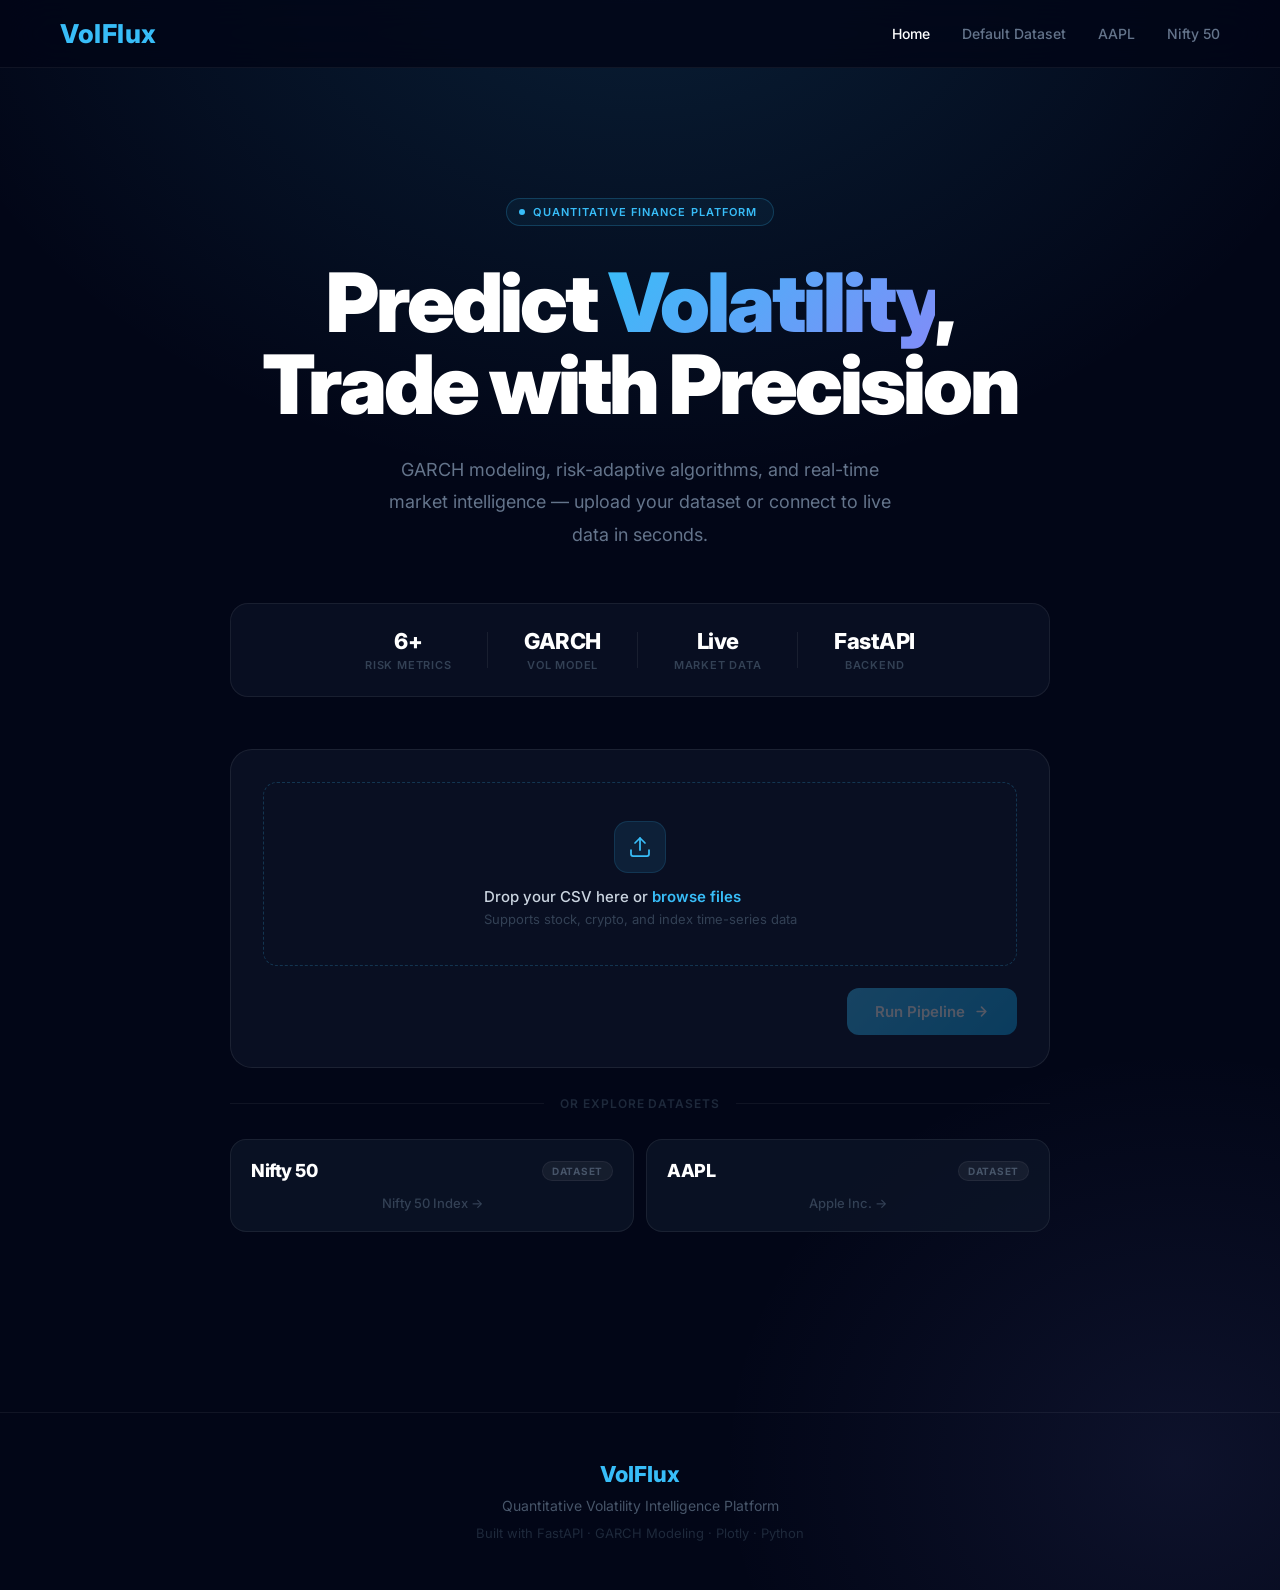
<file: templates/index.html>
<!DOCTYPE html>
<html lang="en">

<head>
    <meta charset="UTF-8">
    <meta name="viewport" content="width=device-width, initial-scale=1.0">
    <link rel="icon" type="image/svg+xml" href="data:image/svg+xml,<svg xmlns='http://www.w3.org/2000/svg' viewBox='0 0 32 32'><rect width='32' height='32' rx='8' fill='%230f172a'/><path d='M7 9 L16 24 L25 9' stroke='%2338bdf8' stroke-width='3' stroke-linecap='round' stroke-linejoin='round' fill='none'/></svg>">
    <title>VolFlux &mdash; Quantitative Volatility Forecasting</title>
    <link rel="stylesheet" href="/static/style.css?v=5">
    <link rel="preconnect" href="https://fonts.googleapis.com">
    <link rel="preconnect" href="https://fonts.gstatic.com" crossorigin>
    <link href="https://fonts.googleapis.com/css2?family=Inter:wght@400;500;600;700;800;900&display=swap" rel="stylesheet">
</head>

<body>

    <!-- NAVBAR -->
    <nav class="navbar">
        <div class="logo">VolFlux</div>
        <div class="nav-links">
            <a href="/" class="active">Home</a>
            <a href="/run">Default Dataset</a>
            <a href="/dataset/aapl">AAPL</a>
            <a href="/run">Nifty 50</a>
        </div>
    </nav>

    <!-- HERO -->
    <section class="hero">
        <div class="hero-content">

            <div class="hero-badge">
                <span class="badge-dot"></span>
                Quantitative Finance Platform
            </div>

            <h1 class="hero-title">
                Predict <span class="gradient-text">Volatility</span>,<br>
                Trade with Precision
            </h1>

            <p class="hero-sub">
                GARCH modeling, risk-adaptive algorithms, and real-time market
                intelligence &mdash; upload your dataset or connect to live data in seconds.
            </p>

            <!-- STATS -->
            <div class="hero-stats">
                <div class="hero-stat">
                    <span class="stat-num">6+</span>
                    <span class="stat-label">Risk Metrics</span>
                </div>
                <div class="stat-divider"></div>
                <div class="hero-stat">
                    <span class="stat-num">GARCH</span>
                    <span class="stat-label">Vol Model</span>
                </div>
                <div class="stat-divider"></div>
                <div class="hero-stat">
                    <span class="stat-num">Live</span>
                    <span class="stat-label">Market Data</span>
                </div>
                <div class="stat-divider"></div>
                <div class="hero-stat">
                    <span class="stat-num">FastAPI</span>
                    <span class="stat-label">Backend</span>
                </div>
            </div>

            <!-- UPLOAD ZONE -->
            <div class="upload-zone">
                <form action="/upload" method="post" enctype="multipart/form-data" id="upload-form">
                    <input type="file" name="file" id="file-input" accept=".csv" style="display:none">
                    <div class="upload-zone-inner" id="drop-zone">
                        <div class="upload-icon">
                            <svg width="24" height="24" viewBox="0 0 24 24" fill="none" stroke="currentColor" stroke-width="1.75" stroke-linecap="round" stroke-linejoin="round">
                                <path d="M21 15v4a2 2 0 0 1-2 2H5a2 2 0 0 1-2-2v-4"/>
                                <polyline points="17 8 12 3 7 8"/>
                                <line x1="12" y1="3" x2="12" y2="15"/>
                            </svg>
                        </div>
                        <div>
                            <p class="upload-main" id="upload-label">
                                Drop your CSV here or <span class="upload-browse">browse files</span>
                            </p>
                            <p class="upload-hint">Supports stock, crypto, and index time-series data</p>
                        </div>
                    </div>
                    <div class="upload-actions">
                        <button type="submit" class="btn-primary" id="run-btn" disabled>
                            <span>Run Pipeline</span>
                            <svg width="15" height="15" viewBox="0 0 24 24" fill="none" stroke="currentColor" stroke-width="2.5" stroke-linecap="round" stroke-linejoin="round">
                                <path d="M5 12h14M12 5l7 7-7 7"/>
                            </svg>
                        </button>
                    </div>
                </form>
            </div>

            <!-- DIVIDER -->
            <div class="divider">or explore datasets</div>

            <!-- TICKER CARDS -->
            <div class="ticker-grid">
                <a href="/run" class="ticker-card">
                    <div class="ticker-card-top">
                        <span class="ticker-name">Nifty 50</span>
                        <span class="ticker-tag">Dataset</span>
                    </div>
                    <div class="ticker-card-action">Nifty 50 Index &rarr;</div>
                </a>
                <a href="/dataset/aapl" class="ticker-card">
                    <div class="ticker-card-top">
                        <span class="ticker-name">AAPL</span>
                        <span class="ticker-tag">Dataset</span>
                    </div>
                    <div class="ticker-card-action">Apple Inc. &rarr;</div>
                </a>
            </div>

        </div>
    </section>

    <!-- LOADING OVERLAY -->
    <div id="loading-overlay" class="loading-overlay">
        <div class="loading-card">
            <div class="spinner"></div>
            <h3>Running Volatility Pipeline</h3>
            <p>Fitting GARCH model and computing risk metrics&hellip;</p>
        </div>
    </div>

    <!-- FOOTER -->
    <footer>
        <div class="footer-content">
            <h3>VolFlux</h3>
            <p>Quantitative Volatility Intelligence Platform</p>
            <span>Built with FastAPI &middot; GARCH Modeling &middot; Plotly &middot; Python</span>
        </div>
    </footer>

    <script>
        const fileInput  = document.getElementById('file-input');
        const dropZone   = document.getElementById('drop-zone');
        const uploadLabel = document.getElementById('upload-label');
        const runBtn     = document.getElementById('run-btn');
        const form       = document.getElementById('upload-form');
        const overlay    = document.getElementById('loading-overlay');

        function setFile(file) {
            if (!file) return;
            uploadLabel.innerHTML = '<strong>' + file.name + '</strong> &mdash; ready to run';
            runBtn.disabled = false;
        }

        // Click zone to open file picker
        dropZone.addEventListener('click', () => fileInput.click());

        // File chosen via dialog
        fileInput.addEventListener('change', () => setFile(fileInput.files[0]));

        // Drag and drop
        dropZone.addEventListener('dragover', (e) => {
            e.preventDefault();
            dropZone.classList.add('drag-over');
        });
        dropZone.addEventListener('dragleave', () => dropZone.classList.remove('drag-over'));
        dropZone.addEventListener('drop', (e) => {
            e.preventDefault();
            dropZone.classList.remove('drag-over');
            const file = e.dataTransfer.files[0];
            if (file) {
                try {
                    const dt = new DataTransfer();
                    dt.items.add(file);
                    fileInput.files = dt.files;
                } catch (_) {}
                setFile(file);
            }
        });

        // Show loading on submit
        form.addEventListener('submit', () => overlay.classList.add('visible'));
    </script>

</body>
</html>
</file>
<file: static/style.css>
:root {
    --accent: #38bdf8;
    --accent-glow: rgba(56, 189, 248, 0.3);
    --accent-dim: rgba(56, 189, 248, 0.12);
    --bg-card: rgba(15, 23, 42, 0.7);
    --text-muted: #64748b;
    --text-mid: #94a3b8;
    --border: rgba(255, 255, 255, 0.07);
}

* {
    margin: 0;
    padding: 0;
    box-sizing: border-box;
}

html {
    scroll-behavior: smooth;
}

body {
    background:
        radial-gradient(ellipse 90% 55% at 50% -5%, rgba(56, 189, 248, 0.14) 0%, transparent 65%),
        radial-gradient(ellipse 55% 40% at 92% 92%, rgba(129, 140, 248, 0.09) 0%, transparent 65%),
        #020617;
    color: white;
    font-family: 'Inter', sans-serif;
    overflow-x: hidden;
}

/* ============================================
SCROLLBAR
============================================ */

::-webkit-scrollbar { width: 8px; }
::-webkit-scrollbar-track { background: #020617; }
::-webkit-scrollbar-thumb { background: #1e293b; border-radius: 8px; }

/* ============================================
NAVBAR
============================================ */

.navbar {
    position: sticky;
    top: 0;
    z-index: 1000;
    display: flex;
    justify-content: space-between;
    align-items: center;
    padding: 18px 60px;
    background: rgba(2, 6, 23, 0.82);
    backdrop-filter: blur(24px);
    -webkit-backdrop-filter: blur(24px);
    border-bottom: 1px solid rgba(255, 255, 255, 0.06);
}

.logo {
    font-size: 26px;
    font-weight: 800;
    letter-spacing: 0.5px;
    color: #38bdf8;
}

.nav-links {
    display: flex;
    align-items: center;
    gap: 32px;
}

.nav-links a {
    color: #64748b;
    text-decoration: none;
    font-size: 14px;
    font-weight: 500;
    transition: color 0.2s;
}

.nav-links a:hover,
.nav-links a.active {
    color: white;
}

/* ============================================
GRADIENT TEXT
============================================ */

.gradient-text {
    background: linear-gradient(135deg, #38bdf8 0%, #818cf8 100%);
    -webkit-background-clip: text;
    -webkit-text-fill-color: transparent;
    background-clip: text;
    color: transparent;
}

/* ============================================
DASHBOARD HEADER
============================================ */

.dashboard-header {
    width: 100%;
    padding: 80px 0 60px;
    text-align: center;
}

.header-content {
    width: 90%;
    margin: auto;
}

.dashboard-header h1 {
    font-size: 60px;
    font-weight: 800;
    line-height: 1.1;
    letter-spacing: -1.5px;
    margin-bottom: 14px;
}

.dashboard-header p {
    font-size: 18px;
    color: #64748b;
}

.last-updated {
    font-size: 13px;
    color: #334155;
    margin-top: 14px;
}

.last-updated a {
    color: #38bdf8;
    text-decoration: none;
    font-weight: 500;
}

.last-updated a:hover { text-decoration: underline; }

/* ============================================
SECTIONS
============================================ */

.section {
    width: 92%;
    margin: 0 auto 60px;
}

.section-header {
    margin-bottom: 26px;
    position: relative;
    padding-left: 18px;
}

.section-header::before {
    content: '';
    position: absolute;
    left: 0;
    top: 4px;
    bottom: 4px;
    width: 3px;
    background: linear-gradient(180deg, #38bdf8, #818cf8);
    border-radius: 999px;
}

.section-header h2 {
    font-size: 26px;
    font-weight: 700;
    color: white;
    letter-spacing: -0.5px;
}

/* ============================================
UPLOAD (DASHBOARD)
============================================ */

.upload-wrapper {
    width: 92%;
    margin: 0 auto 60px;
}

.upload-card {
    background: rgba(15, 23, 42, 0.7);
    border: 1px solid rgba(255, 255, 255, 0.07);
    border-radius: 22px;
    padding: 36px 40px;
    backdrop-filter: blur(16px);
}

.upload-card h2 {
    font-size: 24px;
    font-weight: 700;
    margin-bottom: 6px;
    letter-spacing: -0.5px;
}

.upload-card > p {
    color: #64748b;
    font-size: 14px;
    margin-bottom: 24px;
}

.upload-controls {
    display: flex;
    gap: 14px;
    align-items: center;
    flex-wrap: wrap;
}

input[type="file"] {
    background: rgba(2, 6, 23, 0.6);
    border: 1px solid rgba(255, 255, 255, 0.08);
    padding: 12px 16px;
    border-radius: 10px;
    color: #94a3b8;
    font-size: 14px;
    flex: 1;
    font-family: inherit;
}

button {
    background: linear-gradient(135deg, #38bdf8, #0ea5e9);
    border: none;
    color: white;
    padding: 13px 26px;
    border-radius: 11px;
    font-size: 14px;
    font-weight: 600;
    cursor: pointer;
    transition: all 0.2s;
    font-family: inherit;
    white-space: nowrap;
}

button:hover {
    transform: translateY(-2px);
    box-shadow: 0 8px 24px rgba(56, 189, 248, 0.3);
}

button:disabled {
    opacity: 0.35;
    cursor: not-allowed;
    transform: none !important;
    box-shadow: none !important;
}

/* ============================================
METRICS
============================================ */

.metrics-container {
    display: grid;
    grid-template-columns: repeat(auto-fit, minmax(240px, 1fr));
    gap: 18px;
}

.metric-card {
    background: rgba(15, 23, 42, 0.7);
    border: 1px solid rgba(255, 255, 255, 0.07);
    border-radius: 20px;
    padding: 30px 26px;
    backdrop-filter: blur(18px);
    transition: all 0.22s;
}

.metric-card:hover {
    transform: translateY(-4px);
    border-color: rgba(56, 189, 248, 0.35);
    box-shadow: 0 8px 28px rgba(56, 189, 248, 0.08);
}

.metric-label {
    color: #475569;
    font-size: 12px;
    font-weight: 600;
    text-transform: uppercase;
    letter-spacing: 0.07em;
    margin-bottom: 14px;
}

.metric-value {
    font-size: 36px;
    font-weight: 800;
    color: #38bdf8;
    letter-spacing: -1px;
}

/* ============================================
DIAGNOSTICS
============================================ */

.diagnostics-grid {
    display: grid;
    grid-template-columns: repeat(auto-fit, minmax(220px, 1fr));
    gap: 18px;
}

.diagnostic-card {
    background: rgba(15, 23, 42, 0.7);
    border: 1px solid rgba(255, 255, 255, 0.07);
    border-radius: 20px;
    padding: 26px;
    transition: all 0.22s;
}

.diagnostic-card:hover {
    transform: translateY(-3px);
    border-color: rgba(56, 189, 248, 0.35);
}

.diagnostic-card h3 {
    color: #475569;
    font-size: 12px;
    font-weight: 600;
    text-transform: uppercase;
    letter-spacing: 0.07em;
    margin-bottom: 12px;
}

.diagnostic-card p {
    font-size: 22px;
    font-weight: 700;
    color: #e2e8f0;
}

/* ============================================
STATUS
============================================ */

.status-container {
    display: grid;
    grid-template-columns: repeat(2, 1fr);
    gap: 18px;
}

.status-card {
    background: rgba(15, 23, 42, 0.7);
    border: 1px solid rgba(255, 255, 255, 0.07);
    border-radius: 22px;
    padding: 40px;
    text-align: center;
}

.status-title {
    font-size: 12px;
    font-weight: 600;
    text-transform: uppercase;
    letter-spacing: 0.07em;
    color: #475569;
    margin-bottom: 18px;
}

.badge {
    display: inline-block;
    padding: 10px 22px;
    border-radius: 999px;
    background: rgba(56, 189, 248, 0.1);
    color: #38bdf8;
    font-weight: 700;
    font-size: 16px;
    border: 1px solid rgba(56, 189, 248, 0.18);
    letter-spacing: -0.2px;
}

.signal-badge {
    background: rgba(34, 197, 94, 0.1);
    color: #22c55e;
    border-color: rgba(34, 197, 94, 0.18);
}

/* ============================================
CHARTS
============================================ */

.chart-container {
    background: rgba(15, 23, 42, 0.7);
    border: 1px solid rgba(255, 255, 255, 0.07);
    border-radius: 22px;
    padding: 22px;
    overflow: hidden;
    backdrop-filter: blur(18px);
}

/* ============================================
PLOTLY FIX
============================================ */

.plotly-graph-div {
    border-radius: 14px !important;
}

/* ============================================
FOOTER
============================================ */

footer {
    margin-top: 80px;
    padding: 48px 20px;
    text-align: center;
    border-top: 1px solid rgba(255, 255, 255, 0.06);
}

.footer-content h3 {
    font-size: 22px;
    font-weight: 800;
    color: #38bdf8;
    margin-bottom: 10px;
}

.footer-content p {
    color: #475569;
    font-size: 14px;
    margin-bottom: 8px;
}

.footer-content span {
    color: #1e293b;
    font-size: 13px;
}

/* ============================================
HERO (LANDING PAGE)
============================================ */

.hero {
    padding: 130px 24px 100px;
}

.hero-content {
    max-width: 820px;
    margin: 0 auto;
    text-align: center;
    animation: fadeInUp 0.7s cubic-bezier(0.16, 1, 0.3, 1) both;
}

.hero-badge {
    display: inline-flex;
    align-items: center;
    gap: 8px;
    padding: 6px 16px 6px 12px;
    border-radius: 999px;
    border: 1px solid rgba(56, 189, 248, 0.22);
    color: #38bdf8;
    font-size: 11px;
    font-weight: 600;
    letter-spacing: 0.1em;
    text-transform: uppercase;
    margin-bottom: 36px;
    background: rgba(56, 189, 248, 0.05);
}

.badge-dot {
    width: 6px;
    height: 6px;
    border-radius: 50%;
    background: #38bdf8;
    flex-shrink: 0;
    animation: pulse 2s ease-in-out infinite;
}

@keyframes pulse {
    0%, 100% { opacity: 1; transform: scale(1); }
    50% { opacity: 0.4; transform: scale(0.75); }
}

.hero-title {
    font-size: 82px;
    font-weight: 900;
    line-height: 1.0;
    letter-spacing: -3px;
    margin-bottom: 28px;
}

.hero-sub {
    font-size: 18px;
    color: #64748b;
    line-height: 1.8;
    max-width: 520px;
    margin: 0 auto 52px;
}

/* ============================================
HERO STATS
============================================ */

.hero-stats {
    display: flex;
    align-items: center;
    justify-content: center;
    gap: 36px;
    margin-bottom: 52px;
    padding: 24px 40px;
    background: rgba(15, 23, 42, 0.55);
    border: 1px solid rgba(255, 255, 255, 0.07);
    border-radius: 18px;
    backdrop-filter: blur(14px);
}

.hero-stat {
    display: flex;
    flex-direction: column;
    align-items: center;
    gap: 4px;
}

.stat-num {
    font-size: 22px;
    font-weight: 800;
    color: white;
    letter-spacing: -0.5px;
}

.stat-label {
    font-size: 11px;
    color: #334155;
    font-weight: 600;
    text-transform: uppercase;
    letter-spacing: 0.07em;
}

.stat-divider {
    width: 1px;
    height: 36px;
    background: rgba(255, 255, 255, 0.07);
}

/* ============================================
UPLOAD ZONE (LANDING PAGE)
============================================ */

.upload-zone {
    background: rgba(15, 23, 42, 0.6);
    border: 1px solid rgba(255, 255, 255, 0.08);
    border-radius: 22px;
    padding: 32px;
    backdrop-filter: blur(14px);
    text-align: left;
    margin-bottom: 18px;
}

.upload-zone input[type="file"] {
    display: none;
}

.upload-zone-inner {
    border: 1.5px dashed rgba(56, 189, 248, 0.22);
    border-radius: 14px;
    padding: 38px 24px;
    cursor: pointer;
    transition: all 0.22s;
    display: flex;
    flex-direction: column;
    align-items: center;
    gap: 14px;
    margin-bottom: 22px;
    user-select: none;
}

.upload-zone-inner:hover,
.upload-zone-inner.drag-over {
    border-color: rgba(56, 189, 248, 0.5);
    background: rgba(56, 189, 248, 0.04);
}

.upload-icon {
    width: 52px;
    height: 52px;
    border-radius: 14px;
    background: rgba(56, 189, 248, 0.1);
    border: 1px solid rgba(56, 189, 248, 0.14);
    display: flex;
    align-items: center;
    justify-content: center;
    color: #38bdf8;
}

.upload-main {
    font-size: 15px;
    color: #cbd5e1;
    margin-bottom: 5px;
    font-weight: 500;
}

.upload-browse {
    color: #38bdf8;
    font-weight: 600;
}

.upload-hint {
    font-size: 13px;
    color: #334155;
}

.upload-actions {
    display: flex;
    justify-content: flex-end;
}

.btn-primary {
    display: inline-flex;
    align-items: center;
    gap: 9px;
    background: linear-gradient(135deg, #38bdf8, #0ea5e9);
    border: none;
    color: white;
    padding: 14px 28px;
    border-radius: 12px;
    font-size: 15px;
    font-weight: 600;
    cursor: pointer;
    transition: all 0.2s;
    font-family: inherit;
}

.btn-primary:hover:not(:disabled) {
    transform: translateY(-2px);
    box-shadow: 0 10px 30px rgba(56, 189, 248, 0.35);
}

.btn-primary:disabled {
    opacity: 0.3;
    cursor: not-allowed;
}

/* ============================================
DIVIDER
============================================ */

.divider {
    display: flex;
    align-items: center;
    gap: 16px;
    color: #1e293b;
    font-size: 12px;
    font-weight: 600;
    text-transform: uppercase;
    letter-spacing: 0.08em;
    margin: 28px 0;
}

.divider::before,
.divider::after {
    content: '';
    flex: 1;
    height: 1px;
    background: rgba(255, 255, 255, 0.06);
}

/* ============================================
TICKER GRID (LANDING PAGE)
============================================ */

.ticker-grid {
    display: grid;
    grid-template-columns: repeat(2, 1fr);
    gap: 12px;
}

.ticker-card {
    background: rgba(15, 23, 42, 0.65);
    border: 1px solid rgba(255, 255, 255, 0.07);
    border-radius: 16px;
    padding: 20px;
    text-decoration: none;
    display: block;
    transition: all 0.22s;
}

.ticker-card:hover {
    border-color: rgba(56, 189, 248, 0.38);
    background: rgba(56, 189, 248, 0.03);
    transform: translateY(-3px);
    box-shadow: 0 8px 24px rgba(56, 189, 248, 0.08);
}

.ticker-card-top {
    display: flex;
    align-items: center;
    justify-content: space-between;
    margin-bottom: 14px;
}

.ticker-name {
    font-size: 18px;
    font-weight: 800;
    color: white;
    letter-spacing: -0.5px;
}

.ticker-tag {
    font-size: 10px;
    font-weight: 700;
    padding: 3px 9px;
    border-radius: 999px;
    background: rgba(255, 255, 255, 0.05);
    color: #475569;
    text-transform: uppercase;
    letter-spacing: 0.07em;
    border: 1px solid rgba(255, 255, 255, 0.06);
}

.live-tag {
    background: rgba(34, 197, 94, 0.1);
    color: #22c55e;
    border-color: rgba(34, 197, 94, 0.15);
}

.ticker-card-action {
    font-size: 13px;
    color: #334155;
    font-weight: 500;
    transition: color 0.2s;
}

.ticker-card:hover .ticker-card-action {
    color: #38bdf8;
}

/* ============================================
LOADING OVERLAY
============================================ */

.loading-overlay {
    display: none;
    position: fixed;
    top: 0;
    left: 0;
    right: 0;
    bottom: 0;
    background: rgba(2, 6, 23, 0.88);
    backdrop-filter: blur(20px);
    -webkit-backdrop-filter: blur(20px);
    z-index: 9999;
    align-items: center;
    justify-content: center;
}

.loading-overlay.visible {
    display: flex;
}

.loading-card {
    text-align: center;
    padding: 52px 48px;
    background: rgba(15, 23, 42, 0.95);
    border: 1px solid rgba(255, 255, 255, 0.08);
    border-radius: 28px;
    max-width: 360px;
    width: 100%;
    box-shadow: 0 40px 80px rgba(0, 0, 0, 0.5);
}

.loading-card h3 {
    font-size: 20px;
    font-weight: 700;
    margin: 28px 0 10px;
    color: white;
    letter-spacing: -0.3px;
}

.loading-card p {
    font-size: 14px;
    color: #475569;
    line-height: 1.6;
}

.spinner {
    width: 44px;
    height: 44px;
    border: 3px solid rgba(56, 189, 248, 0.12);
    border-top-color: #38bdf8;
    border-radius: 50%;
    animation: spin 0.8s linear infinite;
    margin: 0 auto;
}

@keyframes spin {
    to { transform: rotate(360deg); }
}

/* ============================================
ANIMATIONS
============================================ */

@keyframes fadeInUp {
    from { opacity: 0; transform: translateY(22px); }
    to   { opacity: 1; transform: translateY(0); }
}

.section {
    animation: fadeInUp 0.55s cubic-bezier(0.16, 1, 0.3, 1) both;
}

/* ============================================
RESPONSIVE
============================================ */

@media (max-width: 1100px) {
    .dashboard-header h1 { font-size: 48px; }
    .hero-title { font-size: 64px; }
    .metrics-container { grid-template-columns: repeat(auto-fit, minmax(200px, 1fr)); }
}

@media (max-width: 900px) {
    .navbar {
        flex-direction: column;
        gap: 14px;
        padding: 16px 20px;
    }
    .nav-links {
        flex-wrap: wrap;
        justify-content: center;
        gap: 18px;
    }
    .dashboard-header h1 { font-size: 38px; letter-spacing: -0.5px; }
    .hero-title { font-size: 50px; letter-spacing: -1.5px; }
    .hero-stats { gap: 24px; padding: 20px 28px; }
    .status-container { grid-template-columns: 1fr; }
    .ticker-grid { grid-template-columns: 1fr; }
    .upload-controls { flex-direction: column; align-items: stretch; }
    .upload-controls button { width: 100%; }
    .upload-actions { justify-content: stretch; }
    .btn-primary { width: 100%; justify-content: center; }
}

@media (max-width: 600px) {
    .navbar { padding: 14px 16px; }
    .dashboard-header { padding: 60px 0 40px; }
    .dashboard-header h1 { font-size: 32px; }
    .section-header h2 { font-size: 22px; }
    .metric-value { font-size: 30px; }
    .hero { padding: 100px 16px 60px; }
    .hero-title { font-size: 40px; letter-spacing: -1px; }
    .hero-sub { font-size: 16px; }
    .hero-stats {
        flex-wrap: wrap;
        gap: 16px;
        padding: 20px;
    }
    .stat-divider { display: none; }
    .ticker-grid { grid-template-columns: 1fr; }
    .upload-zone { padding: 20px; }
    .upload-zone-inner { padding: 28px 16px; }
    .loading-card { padding: 40px 28px; margin: 16px; }
}

@media (prefers-reduced-motion: reduce) {
    .section,
    .hero-content,
    .badge-dot,
    .spinner {
        animation: none;
    }
}
</file>
